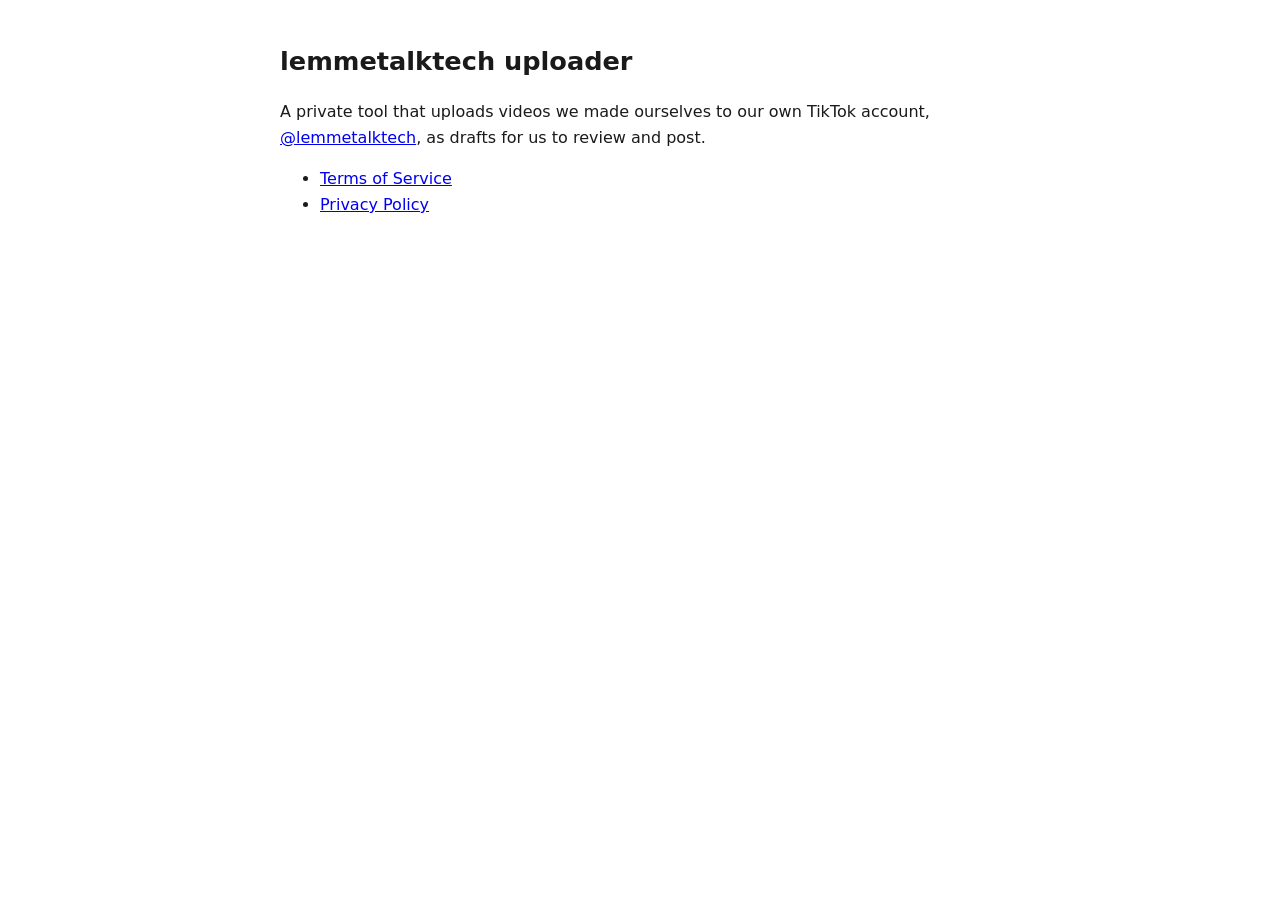
<file: index.html>
<!doctype html>
<html lang="en"><head><meta charset="utf-8"><meta name="viewport" content="width=device-width,initial-scale=1">
<title>lemmetalktech uploader</title><link rel="stylesheet" href="style.css"></head><body>
<h1>lemmetalktech uploader</h1>
<p>A private tool that uploads videos we made ourselves to our own TikTok account, <a href="https://www.tiktok.com/@lemmetalktech">@lemmetalktech</a>, as drafts for us to review and post.</p>
<ul><li><a href="terms.html">Terms of Service</a></li><li><a href="privacy.html">Privacy Policy</a></li></ul>
</body></html>
</file>
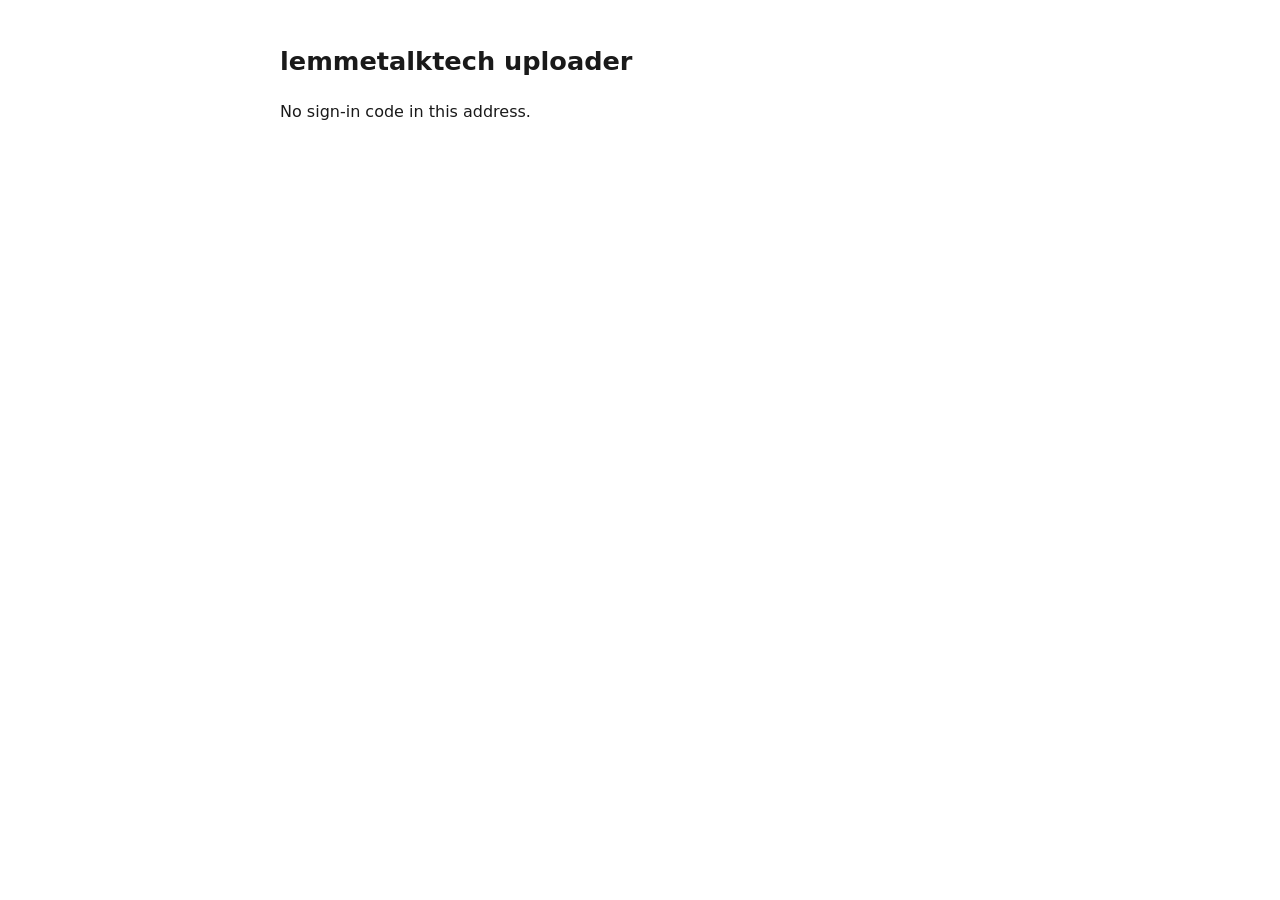
<file: callback.html>
<!doctype html>
<html lang="en"><head><meta charset="utf-8"><meta name="viewport" content="width=device-width,initial-scale=1">
<meta name="referrer" content="no-referrer">
<title>Sign-in code</title><link rel="stylesheet" href="style.css">
<style>code{display:block;word-break:break-all;padding:12px;border:1px solid var(--muted);border-radius:8px;margin:12px 0}button{font:inherit;padding:8px 16px}</style>
</head><body>
<h1>lemmetalktech uploader</h1>
<div id="out"><p>No sign-in code in this address.</p></div>
<script>
// Shows TikTok's one-time sign-in code so the owner can paste it into the uploader on their own computer.
// Nothing is stored or sent anywhere from this page.
const q = new URLSearchParams(location.search), out = document.getElementById("out");
if (q.get("error")) {
  out.innerHTML = "<p>TikTok returned an error:</p><code></code>";
  out.querySelector("code").textContent = q.get("error") + ": " + (q.get("error_description") || "");
} else if (q.get("code")) {
  out.innerHTML = '<p>Signed in. Copy this address and paste it into the uploader in your terminal:</p><code></code><button>Copy</button>';
  out.querySelector("code").textContent = location.href;
  out.querySelector("button").onclick = e => navigator.clipboard.writeText(location.href).then(() => e.target.textContent = "Copied");
}
</script>
</body></html>
</file>
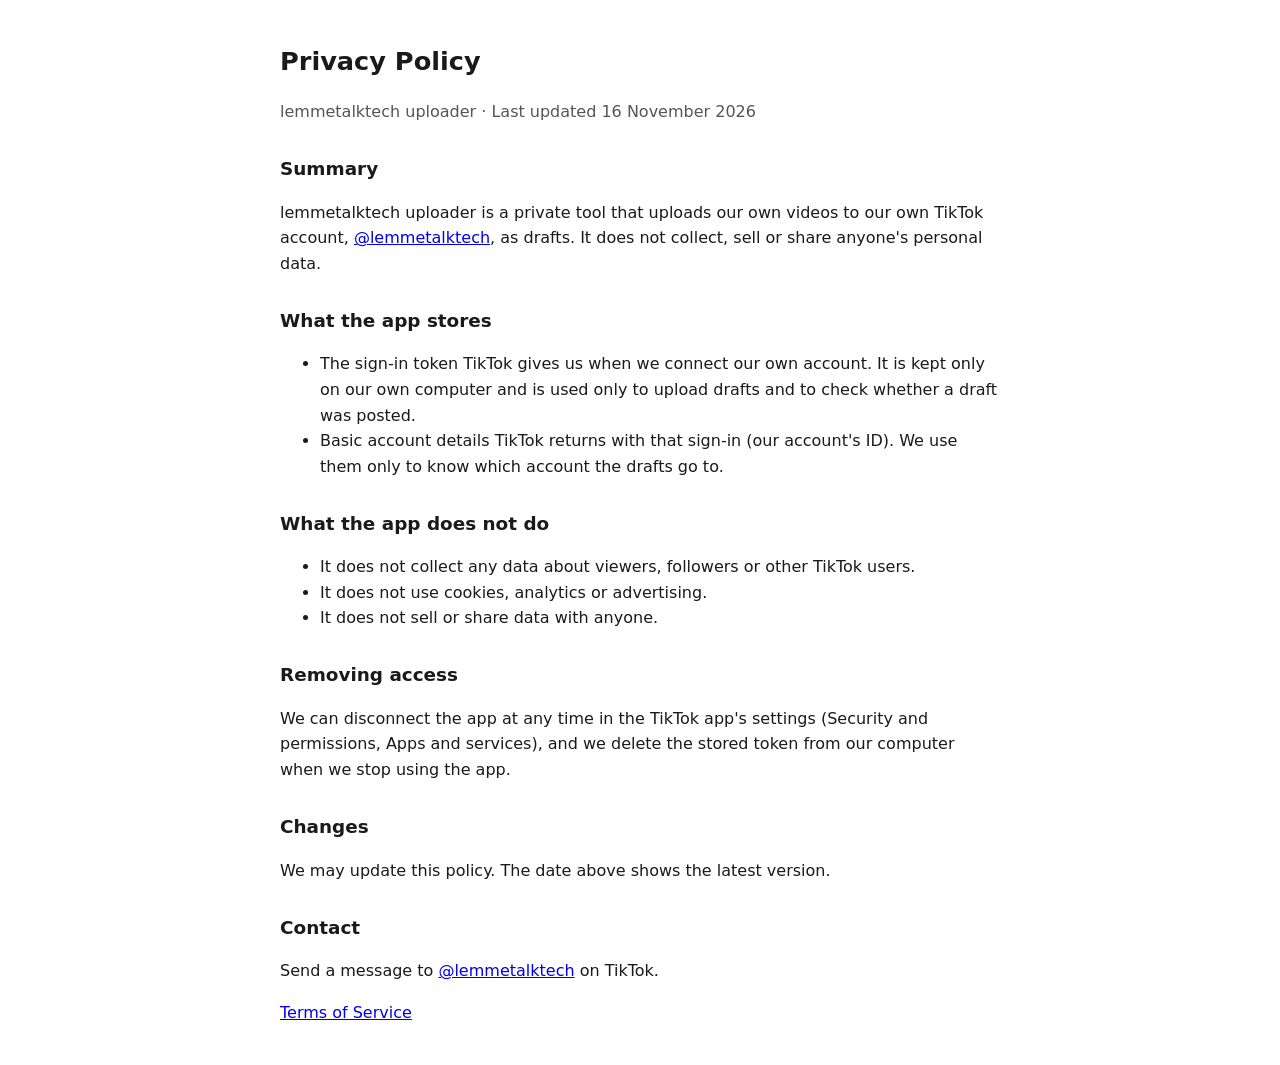
<file: privacy.html>
<!doctype html>
<html lang="en"><head><meta charset="utf-8"><meta name="viewport" content="width=device-width,initial-scale=1">
<title>Privacy Policy</title><link rel="stylesheet" href="style.css"></head><body>
<h1>Privacy Policy</h1>
<p class="muted">lemmetalktech uploader · Last updated 16 November 2026</p>

<h2>Summary</h2>
<p>lemmetalktech uploader is a private tool that uploads our own videos to our own TikTok account, <a href="https://www.tiktok.com/@lemmetalktech">@lemmetalktech</a>, as drafts. It does not collect, sell or share anyone's personal data.</p>

<h2>What the app stores</h2>
<ul>
<li>The sign-in token TikTok gives us when we connect our own account. It is kept only on our own computer and is used only to upload drafts and to check whether a draft was posted.</li>
<li>Basic account details TikTok returns with that sign-in (our account's ID). We use them only to know which account the drafts go to.</li>
</ul>

<h2>What the app does not do</h2>
<ul>
<li>It does not collect any data about viewers, followers or other TikTok users.</li>
<li>It does not use cookies, analytics or advertising.</li>
<li>It does not sell or share data with anyone.</li>
</ul>

<h2>Removing access</h2>
<p>We can disconnect the app at any time in the TikTok app's settings (Security and permissions, Apps and services), and we delete the stored token from our computer when we stop using the app.</p>

<h2>Changes</h2>
<p>We may update this policy. The date above shows the latest version.</p>

<h2>Contact</h2>
<p>Send a message to <a href="https://www.tiktok.com/@lemmetalktech">@lemmetalktech</a> on TikTok.</p>
<p class="muted"><a href="terms.html">Terms of Service</a></p>
</body></html>
</file>
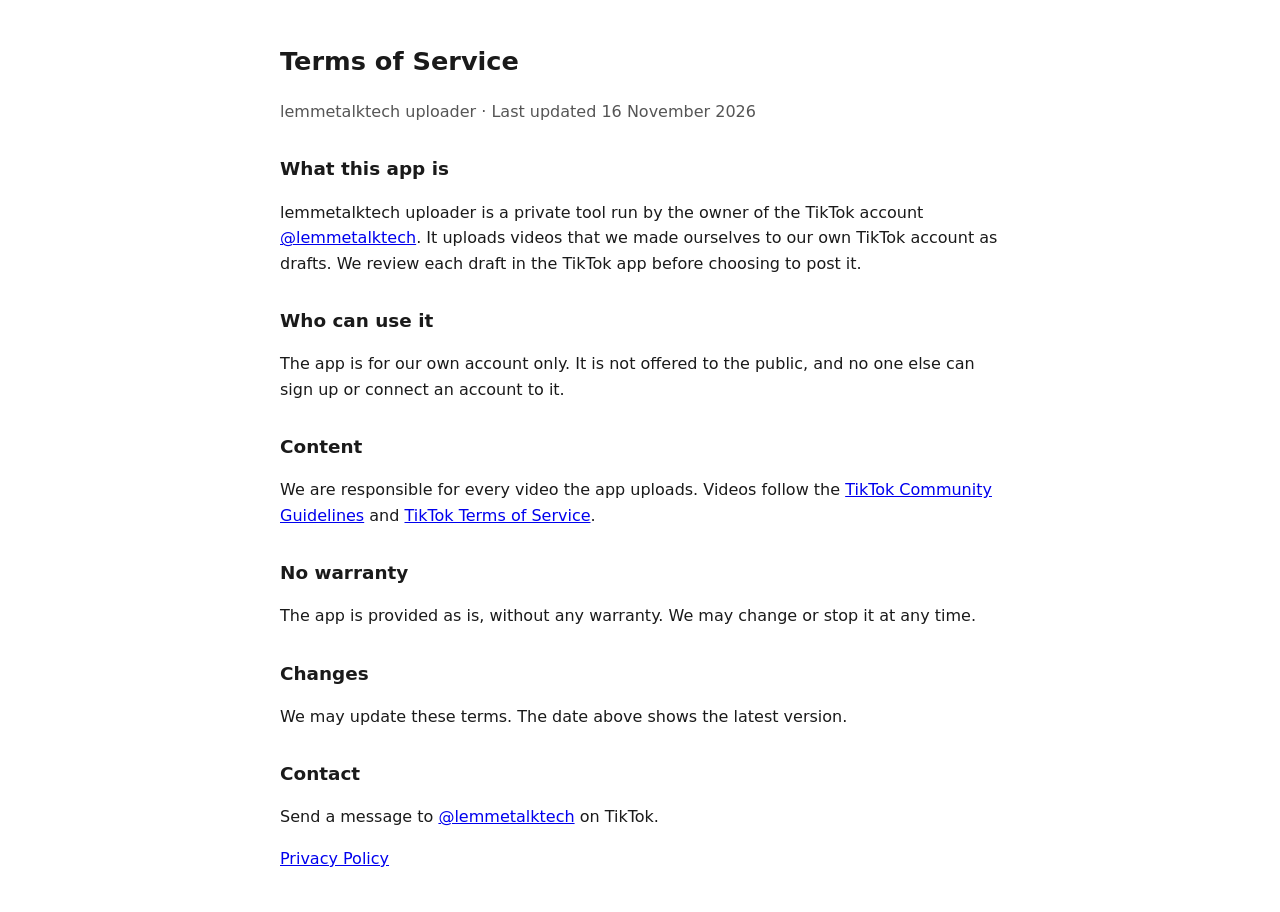
<file: terms.html>
<!doctype html>
<html lang="en"><head><meta charset="utf-8"><meta name="viewport" content="width=device-width,initial-scale=1">
<title>Terms of Service</title><link rel="stylesheet" href="style.css"></head><body>
<h1>Terms of Service</h1>
<p class="muted">lemmetalktech uploader · Last updated 16 November 2026</p>

<h2>What this app is</h2>
<p>lemmetalktech uploader is a private tool run by the owner of the TikTok account <a href="https://www.tiktok.com/@lemmetalktech">@lemmetalktech</a>. It uploads videos that we made ourselves to our own TikTok account as drafts. We review each draft in the TikTok app before choosing to post it.</p>

<h2>Who can use it</h2>
<p>The app is for our own account only. It is not offered to the public, and no one else can sign up or connect an account to it.</p>

<h2>Content</h2>
<p>We are responsible for every video the app uploads. Videos follow the <a href="https://www.tiktok.com/community-guidelines">TikTok Community Guidelines</a> and <a href="https://www.tiktok.com/legal/terms-of-service">TikTok Terms of Service</a>.</p>

<h2>No warranty</h2>
<p>The app is provided as is, without any warranty. We may change or stop it at any time.</p>

<h2>Changes</h2>
<p>We may update these terms. The date above shows the latest version.</p>

<h2>Contact</h2>
<p>Send a message to <a href="https://www.tiktok.com/@lemmetalktech">@lemmetalktech</a> on TikTok.</p>
<p class="muted"><a href="privacy.html">Privacy Policy</a></p>
</body></html>
</file>
<file: style.css>
:root{--bg:#fff;--fg:#1a1a1a;--muted:#555}
@media (prefers-color-scheme:dark){:root{--bg:#141414;--fg:#eee;--muted:#aaa}}
body{background:var(--bg);color:var(--fg);font:16px/1.6 system-ui,sans-serif;max-width:720px;margin:0 auto;padding:24px 16px}
h1{font-size:1.6em}h2{font-size:1.15em;margin-top:1.6em}.muted{color:var(--muted)}
</file>
